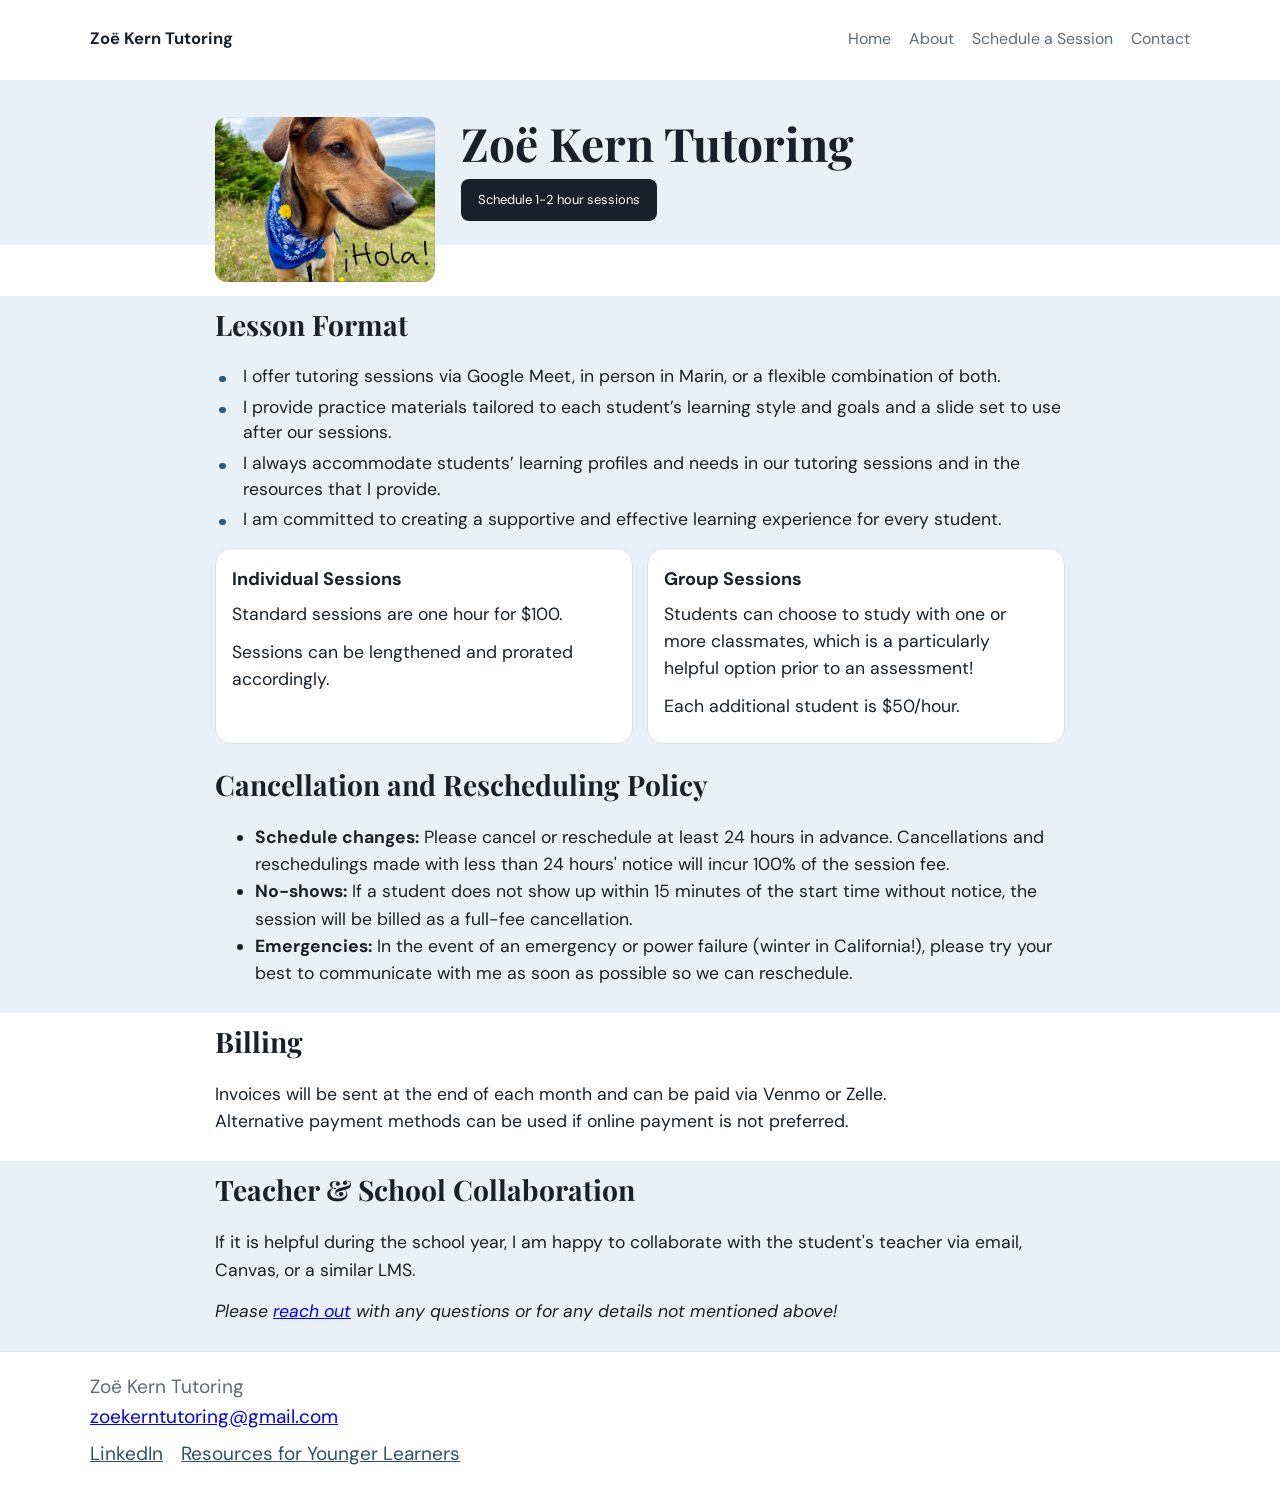
<file: index.html>
<!doctype html>
<html lang="en">

<head>
  <meta charset="utf-8">
  <meta name="viewport" content="width=device-width, initial-scale=1">
  <title>Zoë Kern Tutoring</title>
  <meta name="description" content="Zoë Kern Tutoring">
  <link rel="preconnect" href="https://fonts.googleapis.com">
  <link rel="preconnect" href="https://fonts.gstatic.com" crossorigin>
  <link
    href="https://fonts.googleapis.com/css2?family=DM+Sans:wght@400;500;600;700&family=Playfair+Display:wght@600&display=swap"
    rel="stylesheet">
  <link rel="stylesheet" href="styles.css">
  <link rel="icon" href="favicon.svg" type="image/svg+xml">
</head>

<body class="home-page">
  <header class="site-header">
    <div class="container nav-wrap">
      <a class="brand" href="index.html">Zoë Kern Tutoring</a>
      <button class="menu-toggle" aria-label="Open menu">☰</button>
      <nav>
        <a href="index.html">Home</a>
        <a href="about.html">About</a>
        <a href="schedule.html">Schedule a Session</a>
        <a href="contact.html">Contact</a>
      </nav>
    </div>
  </header>

  <main id="top">
    <section class="hero">
      <div class="container narrow">
        <figure class="home-photo">
          <img src="home-photo.jpg" alt="Zoë Kern tutoring">
        </figure>
        <h1>Zoë Kern Tutoring</h1>
        <a class="button" href="schedule.html">Schedule 1-2 hour sessions</a>
      </div>
    </section>

    <section class="section alt" id="lessons">
      <div class="container narrow">
        <h2>Lesson Format</h2>
        <ul class="feature-list">
          <li>I offer tutoring sessions via Google Meet, in person in Marin, or a flexible combination of both.</li>
          <li>I provide practice materials tailored to each student’s learning style and goals and a slide set to use after our sessions.</li>
          <li>I always accommodate students’ learning profiles and needs in our tutoring sessions and in the resources that I provide.</li>
          <li>I am committed to creating a supportive and effective learning experience for every student.</li>
        </ul>

        <div class="cards">
          <div class="card">
            <h3>Individual Sessions</h3>
            <p>Standard sessions are one hour for $100.</p>
            <p>Sessions can be lengthened and prorated accordingly.</p>
          </div>
          <div class="card">
            <h3>Group Sessions</h3>
            <p>Students can choose to study with one or more classmates, which is a particularly helpful option prior to
              an assessment!</p>
            <p>Each additional student is $50/hour.</p>
          </div>
        </div>
      </div>
    </section>

    <section class="section alt" id="cancellation">
      <div class="container narrow">
        <h2>Cancellation and Rescheduling Policy</h2>
        <ul>
          <li><strong>Schedule changes:</strong> Please cancel or reschedule at least 24 hours in advance. Cancellations and reschedulings made with less
            than 24 hours' notice will incur 100% of the session fee.</li>
          <li><strong>No-shows:</strong> If a student does not show up within 15 minutes of the start time without
            notice, the session will be billed as a full-fee cancellation.</li>
          <li><strong>Emergencies:</strong> In the event of an emergency or power failure (winter in California!),
            please try your best to communicate with me as soon as possible so we can reschedule.</li>
        </ul>
      </div>
    </section>

    <section class="section" id="billing">
      <div class="container narrow">
        <h2>Billing</h2>
        <p>Invoices will be sent at the end of each month and can be paid via Venmo or Zelle.<br>
          Alternative payment methods can be used if online payment is not preferred.</p>
      </div>
    </section>

    <section class="section alt" id="collaboration">
      <div class="container narrow">
        <h2>Teacher &amp; School Collaboration</h2>
        <p>If it is helpful during the school year, I am happy to collaborate with the student's teacher via email,
          Canvas, or a similar LMS.</p>
        <p><em>Please <a href="contact.html">reach out</a> with any questions or for any details not mentioned
            above!</em></p>
      </div>
    </section>

  </main>

  <footer>
    <div class="container">
      <div>Zoë Kern Tutoring</div>
      <div><a href="mailto:zoekerntutoring@gmail.com">zoekerntutoring@gmail.com</a></div>
      <div class="footer-links">
        <a href="https://www.linkedin.com/in/zoe-kern115?utm_source=share_via&amp;utm_content=profile&amp;utm_medium=member_ios"
          target="_blank" rel="noopener">LinkedIn</a>
        <a href="https://profekern.weebly.com/" target="_blank" rel="noopener">Resources for Younger Learners</a>
      </div>
    </div>
  </footer>
  <script src="script.js"></script>
</body>

</html>
</file>
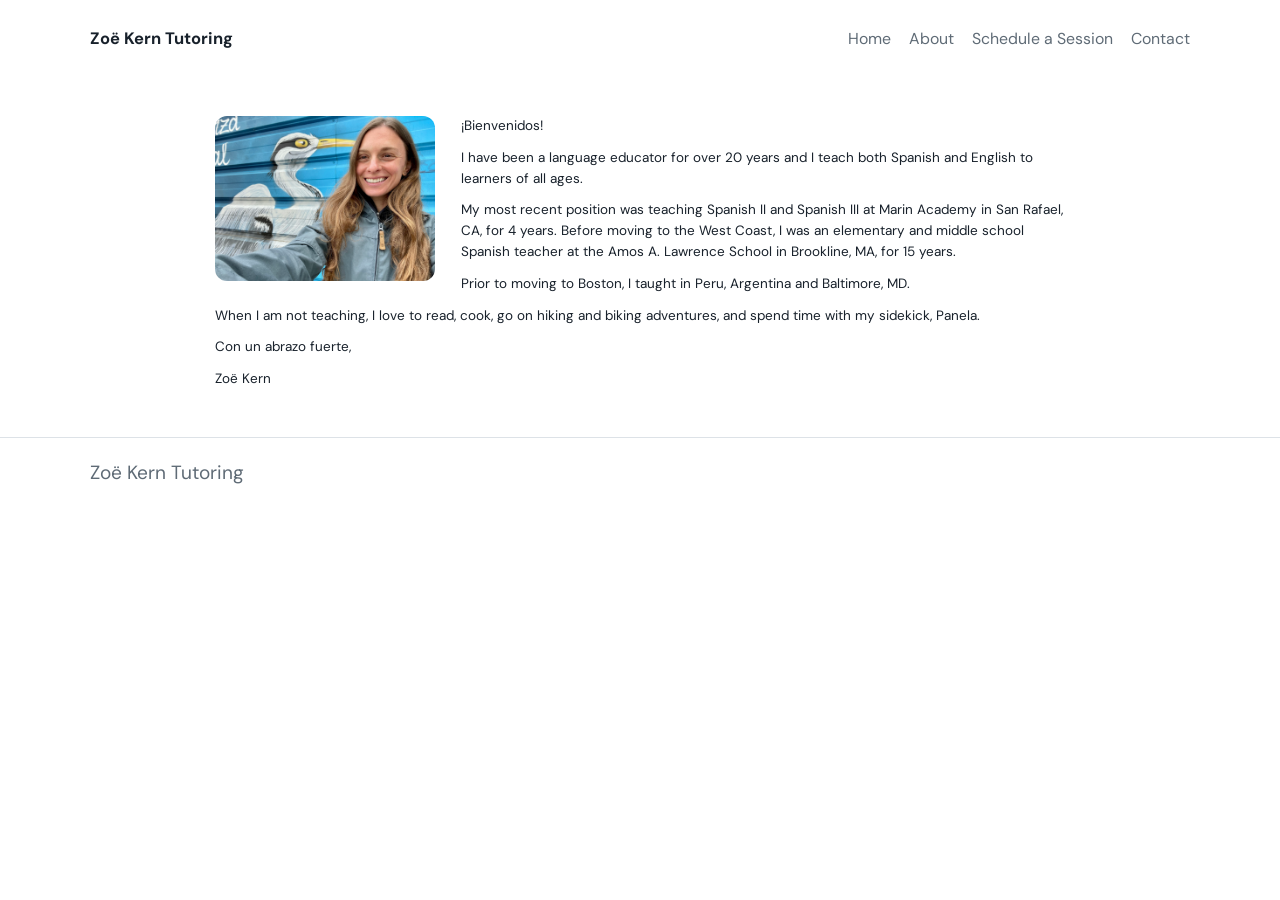
<file: about.html>
<!doctype html>
<html lang="en">
<head>
  <meta charset="utf-8">
  <meta name="viewport" content="width=device-width, initial-scale=1">
  <title>About | Zoë Kern Tutoring</title>
  <meta name="description" content="Learn more about Zoë Kern and her language tutoring experience.">
  <link rel="preconnect" href="https://fonts.googleapis.com">
  <link rel="preconnect" href="https://fonts.gstatic.com" crossorigin>
  <link href="https://fonts.googleapis.com/css2?family=DM+Sans:wght@400;500;600;700&family=Playfair+Display:wght@600&display=swap" rel="stylesheet">
  <link rel="stylesheet" href="styles.css">
  <link rel="icon" href="favicon.svg" type="image/svg+xml">
</head>
<body>
<header class="site-header">
  <div class="container nav-wrap">
    <a class="brand" href="index.html">Zoë Kern Tutoring</a>
    <button class="menu-toggle" aria-label="Open menu">☰</button>
    <nav>
      <a href="index.html">Home</a>
      <a href="about.html">About</a>
      <a href="schedule.html">Schedule a Session</a>
      <a href="contact.html">Contact</a>
    </nav>
  </div>
</header>

<main id="top">
  <section class="section page-intro">
    <div class="container narrow">
      <figure class="about-photo">
        <img src="about-photo.jpg" alt="Zoë Kern smiling in front of a mural">
      </figure>
      <p>¡Bienvenidos!</p>
      <p>I have been a language educator for over 20 years and I teach both Spanish and English to learners of all ages.</p>
      <p>My most recent position was teaching Spanish II and Spanish III at Marin Academy in San Rafael, CA, for 4 years. Before moving to the West Coast, I was an elementary and middle school Spanish teacher at the Amos A. Lawrence School in Brookline, MA, for 15 years.</p>
      <p>Prior to moving to Boston, I taught in Peru, Argentina and Baltimore, MD.</p>
      <p>When I am not teaching, I love to read, cook, go on hiking and biking adventures, and spend time with my sidekick, Panela.</p>
      <p>Con un abrazo fuerte,</p>
      <p>Zoë Kern</p>
    </div>
  </section>
</main>

<footer>
  <div class="container">Zoë Kern Tutoring</div>
</footer>
<script src="script.js"></script>
</body>
</html>
</file>
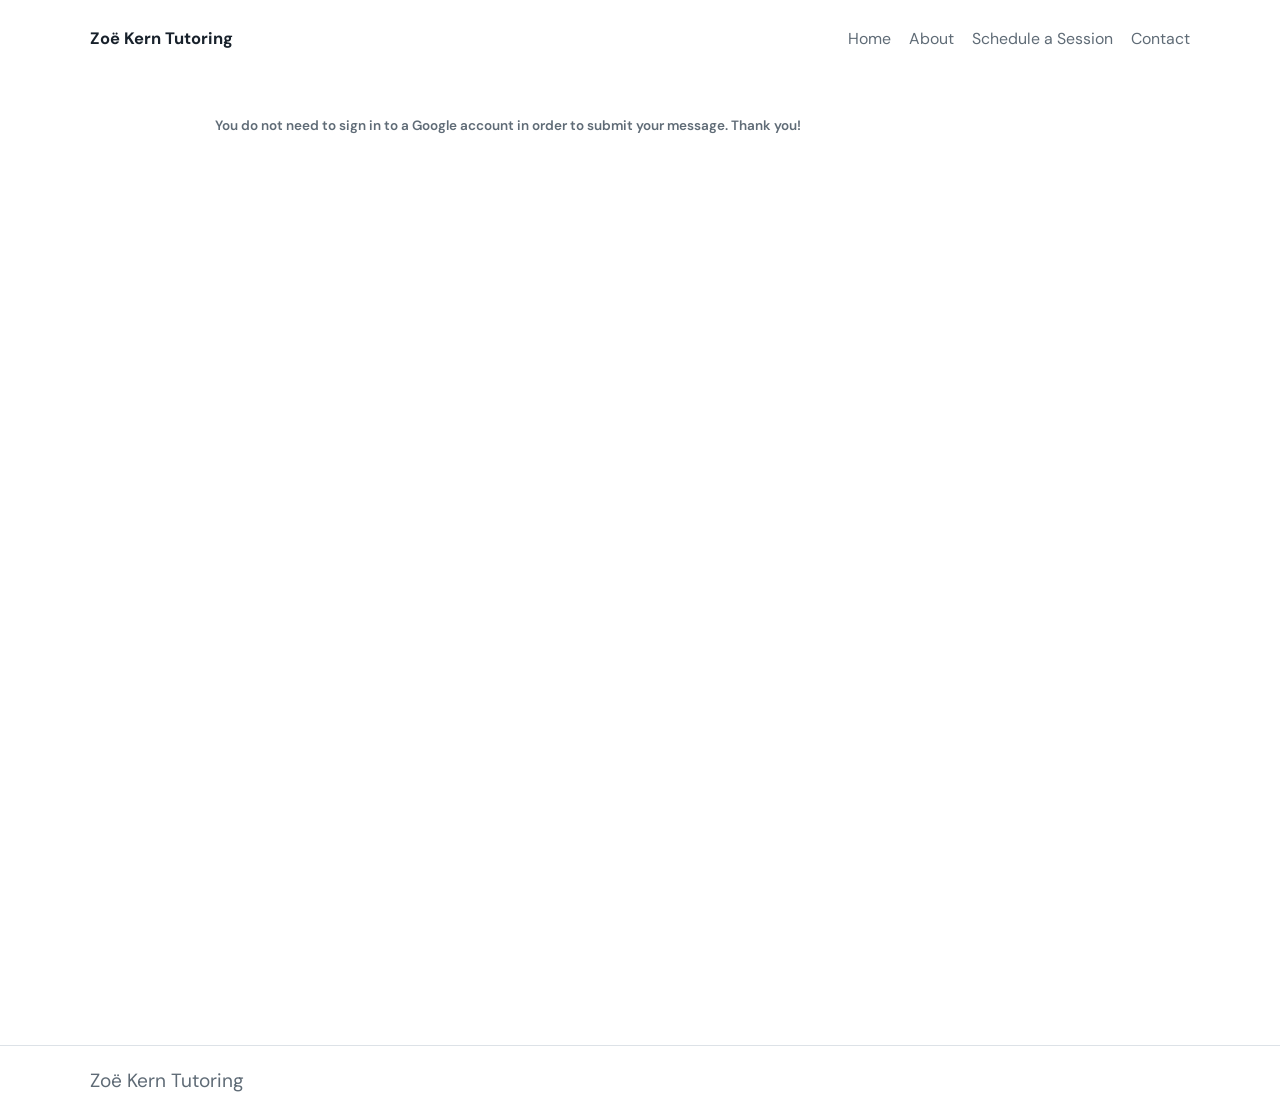
<file: contact.html>
<!doctype html>
<html lang="en">
<head>
  <meta charset="utf-8">
  <meta name="viewport" content="width=device-width, initial-scale=1">
  <title>Contact | Zoë Kern Tutoring</title>
  <meta name="description" content="Contact Zoë Kern about language tutoring.">
  <link rel="preconnect" href="https://fonts.googleapis.com">
  <link rel="preconnect" href="https://fonts.gstatic.com" crossorigin>
  <link href="https://fonts.googleapis.com/css2?family=DM+Sans:wght@400;500;600;700&family=Playfair+Display:wght@600&display=swap" rel="stylesheet">
  <link rel="stylesheet" href="styles.css">
  <link rel="icon" href="favicon.svg" type="image/svg+xml">
</head>
<body>
<header class="site-header">
  <div class="container nav-wrap">
    <a class="brand" href="index.html">Zoë Kern Tutoring</a>
    <button class="menu-toggle" aria-label="Open menu">☰</button>
    <nav>
      <a href="index.html">Home</a>
      <a href="about.html">About</a>
      <a href="schedule.html">Schedule a Session</a>
      <a href="contact.html">Contact</a>
    </nav>
  </div>
</header>

<main id="top">
  <section class="section page-intro">
    <div class="container narrow">
      <p class="form-note">You do not need to sign in to a Google account in order to submit your message. Thank you!</p>
      <div class="google-form-wrap">
        <iframe src="https://docs.google.com/forms/d/e/1FAIpQLScCCs7mK4U2wiwQYJ34A9UnJ1_cewfQcBRD_VHu2nY4gD1i6Q/viewform?embedded=true" title="Contact Zoë Kern" width="640" height="858" frameborder="0" marginheight="0" marginwidth="0">Loading...</iframe>
      </div>
    </div>
  </section>
</main>

<footer>
  <div class="container">Zoë Kern Tutoring</div>
</footer>
<script src="script.js"></script>
</body>
</html>
</file>
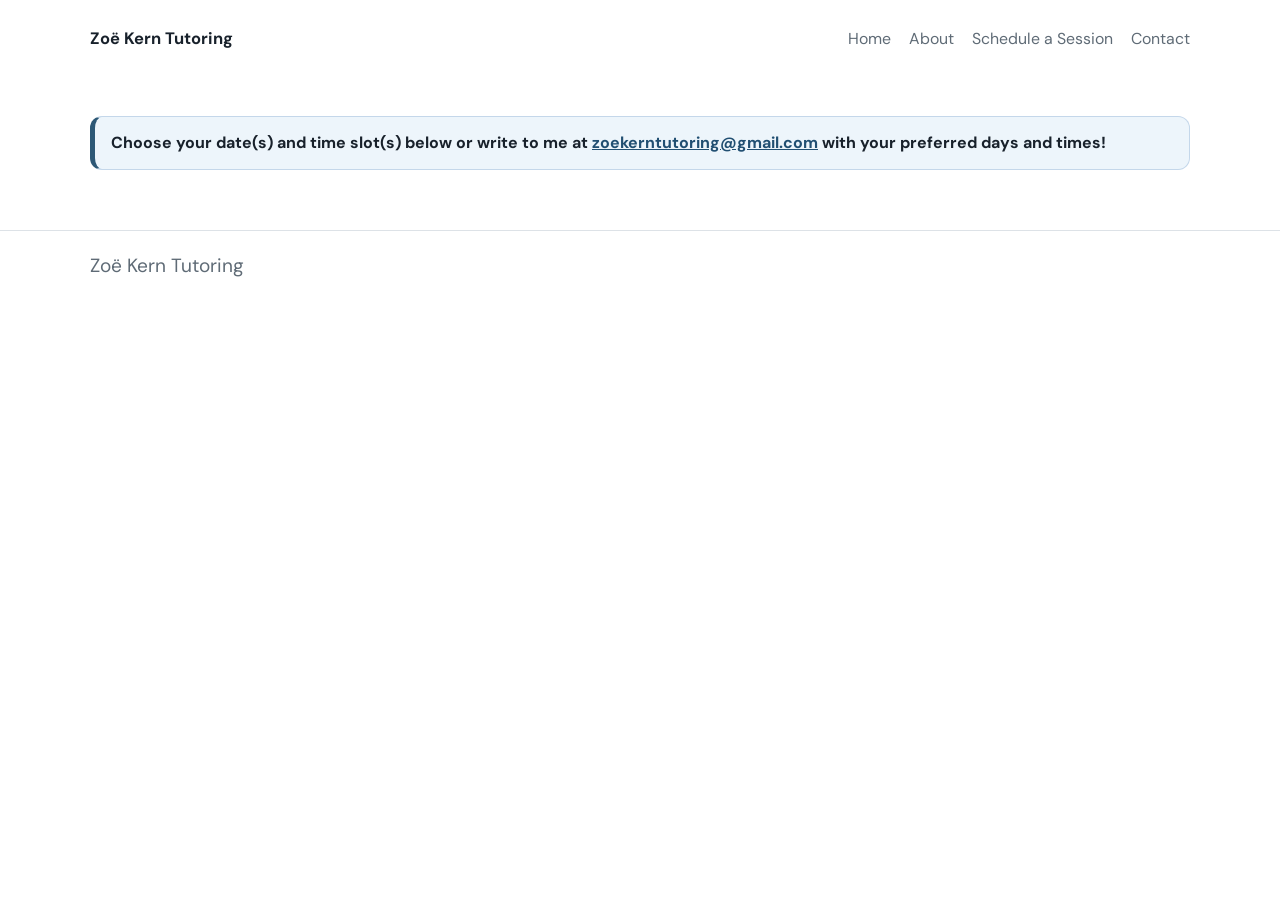
<file: schedule.html>
<!doctype html>
<html lang="en">
<head>
  <meta charset="utf-8">
  <meta name="viewport" content="width=device-width, initial-scale=1">
  <title>Schedule a Session | Zoë Kern Tutoring</title>
  <meta name="description" content="Schedule a tutoring session with Zoë Kern.">
  <link rel="preconnect" href="https://fonts.googleapis.com">
  <link rel="preconnect" href="https://fonts.gstatic.com" crossorigin>
  <link href="https://fonts.googleapis.com/css2?family=DM+Sans:wght@400;500;600;700&family=Playfair+Display:wght@600&display=swap" rel="stylesheet">
  <link rel="stylesheet" href="styles.css">
  <link rel="icon" href="favicon.svg" type="image/svg+xml">
</head>
<body>
<header class="site-header">
  <div class="container nav-wrap">
    <a class="brand" href="index.html">Zoë Kern Tutoring</a>
    <button class="menu-toggle" aria-label="Open menu">☰</button>
    <nav>
      <a href="index.html">Home</a>
      <a href="about.html">About</a>
      <a href="schedule.html">Schedule a Session</a>
      <a href="contact.html">Contact</a>
    </nav>
  </div>
</header>

<main id="top">
  <section class="section page-intro">
    <div class="container">
      <p class="schedule-note">Choose your date(s) and time slot(s) below or write to me at <a href="mailto:zoekerntutoring@gmail.com">zoekerntutoring@gmail.com</a> with your preferred days and times!</p>
      <div class="calendar-wrap">
        <!-- Koalendar Inline Embed Start -->
        <div id="inline-widget-tutoring-with-zoe-5"></div>
        <script>window.Koalendar=window.Koalendar||function(){(Koalendar.props=Koalendar.props||[]).push(arguments)};</script>
        <script async src="https://koalendar.com/assets/widget.js"></script>
        <script>Koalendar('inline', {"url":"https://koalendar.com/e/tutoring-with-zoe-5","selector":"#inline-widget-tutoring-with-zoe-5"});</script>
        <!-- Koalendar Inline Embed End -->
      </div>
    </div>
  </section>
</main>

<footer>
  <div class="container">Zoë Kern Tutoring</div>
</footer>
<script src="script.js"></script>
</body>
</html>
</file>
<file: styles.css>
*{box-sizing:border-box}
html{scroll-behavior:smooth}
body{margin:0;color:#18212b;background:#fff;font-family:"DM Sans",sans-serif;font-size:13.5px;line-height:1.55}
.container{width:min(1100px,calc(100% - 40px));margin:auto}
.narrow{max-width:850px}
.site-header{position:sticky;top:0;z-index:10;background:rgba(255,255,255,.96);border-bottom:2px solid #fff;backdrop-filter:blur(8px)}
.nav-wrap{min-height:78px;display:flex;align-items:center;justify-content:space-between;gap:24px}
.brand{color:#18212b;text-decoration:none;font-weight:700;font-size:1.035rem}
nav{display:flex;gap:18px;flex-wrap:wrap}
nav a{color:#5f6b76;text-decoration:none;font-size:.99rem}
nav a:hover{color:#18212b}
.menu-toggle{display:none;background:none;border:0;font-size:1.35rem}
.hero{padding:52px 0 48px;background:#e9f1f8}
h1,h2{font-family:"Playfair Display",serif;line-height:1.15}
h1{font-size:clamp(1.8rem,3.6vw,2.88rem);margin:.2em 0}
h2{font-size:clamp(1.575rem,3.06vw,2.205rem);margin-top:0}
.home-page h2{font-size:clamp(1.26rem,2.448vw,1.764rem)}
.home-page .hero{padding:28px 0 24px}
.home-page .section{padding:12px 0}
.home-page #lessons{clear:both}
.home-page .section p,
.home-page .section li{font-size:1.1rem}
.feature-list{list-style:none;padding:0;margin:0 0 1.1em}
.feature-list li{position:relative;padding-left:1.6em;margin:0 0 0.3em;line-height:1.45}
.feature-list li::before{content:"";position:absolute;left:0.25em;top:0.68em;width:0.35em;height:0.35em;border-radius:50%;background:#2d5876}
#lessons p br{display:block;margin-bottom:0.45em;content:""}
h3{font-size:.945rem;margin-top:0}
.cards h3{font-size:1.134rem}
p{margin:0 0 0.8em}
.section{padding:36px 0}
.alt{background:#e9f1f8}
.about-photo,.home-photo{float:left;width:220px;margin:0 26px 14px 0}
.about-photo img,.home-photo img{display:block;width:100%;height:auto;aspect-ratio:4 / 3;object-fit:contain;image-rendering:auto;border-radius:12px}
.cards{display:grid;grid-template-columns:repeat(2,1fr);gap:14px}
.card{border:1px solid #dde2e7;border-radius:16px;padding:16px 16px 12px;background:#fff}
.card h3{margin-bottom:8px}
.card p{margin-bottom:0.6em}
.button{display:inline-block;padding:11px 17px;border-radius:8px;background:#18212b;color:#fff;text-decoration:none;border:0;cursor:pointer;font:inherit;font-size:.81rem}
.schedule-note{margin:0 0 16px;padding:14px 16px;border:1px solid #c4d7ea;border-left:5px solid #2d5876;border-radius:12px;background:#edf5fb;color:#18212b;font-weight:700;line-height:1.5;font-size:1rem}
.schedule-note a{color:#214f72;text-decoration:underline}
.calendar-wrap{margin-top:24px}
.calendar-wrap iframe{display:block;width:100%;min-height:700px;border:0;border-radius:16px;background:#fff}
.calendar-fallback{text-align:center;margin-top:12px}
.calendar-fallback a{color:#2d5367}
.contact-form{display:grid;gap:16px;margin-top:22px}
.contact-form label{display:grid;gap:6px;font-weight:600;font-size:.81rem}
.contact-form input,.contact-form textarea{width:100%;padding:11px;border:1px solid #cbd2d8;border-radius:8px;font:inherit;font-size:.828rem}
.google-form-wrap{width:100%;overflow:hidden}
.google-form-wrap iframe{display:block;width:100%;min-height:858px;border:0}
.form-note{margin:0 0 14px;color:#5f6b76;font-weight:600}
footer{border-top:1px solid #dde2e7;padding:20px 0;color:#5f6b76;font-size:1.193rem}
.footer-links{display:flex;gap:18px;flex-wrap:wrap;margin-top:8px;font-size:inherit}
.footer-links a{color:#2d5367}
@media(max-width:800px){
  .menu-toggle{display:block}
  nav{display:none;position:absolute;left:20px;right:20px;top:78px;background:#fff;border:1px solid #dde2e7;border-radius:12px;padding:14px}
  nav.open{display:grid}
  .cards{grid-template-columns:1fr}
  .hero{padding:42px 0 38px}
  .section{padding:36px 0}
  .home-page .hero{padding:24px 0 20px}
  .home-page .section{padding:12px 0}
  .about-photo,.home-photo{float:none;width:min(100%,280px);margin:0 0 20px}
  .about-photo img,.home-photo img{height:auto;max-height:none}
}
</file>
